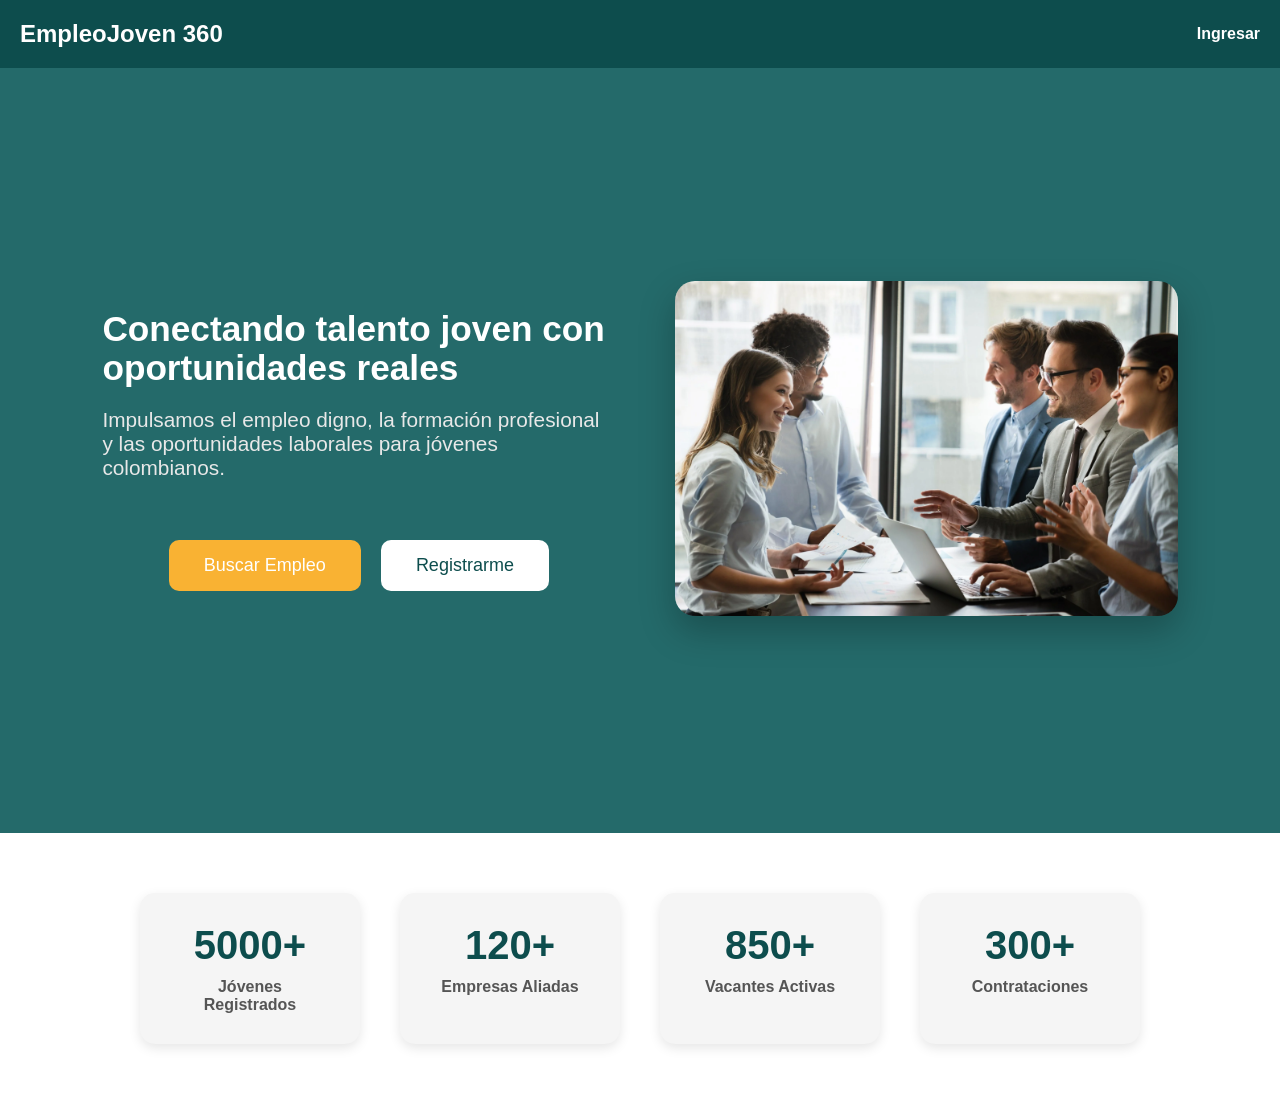
<file: index.html>
<!DOCTYPE html>
<html lang="es">

<head>
    <meta charset="UTF-8">
    <meta name="viewport" content="width=device-width, initial-scale=1.0">
    <title>EmpleoJoven 360</title>

    <link rel="stylesheet" href="estilos.css">
</head>

<body>

    <header>
        <nav>
            <h1>EmpleoJoven 360</h1>

            <ul>
                
                 <li>
<a href="#"
onclick="ingresar()">
Ingresar
</a>
</li>


            </ul>
        </nav>
    </header>

    <section class="hero">

    <div class="hero-text">

        <h2>Conectando talento joven con oportunidades reales</h2>

        <p>
            Impulsamos el empleo digno, la formación profesional y las
            oportunidades laborales para jóvenes colombianos.
        </p>

        <div class="botones">
            <button onclick="window.location.href='vacantes.html'">
    Buscar Empleo
</button>
            <button class="secundario"
onclick="window.location.href='registro.html'">
    Registrarme
</button>
        </div>

    </div>

    <div class="hero-imagen">

        <img src="img/empleojoven.png" alt="EmpleoJoven 360">

    </div>

</section>

<section class="estadisticas">

    <div class="estadistica">
        <h3>5000+</h3>
        <p>Jóvenes Registrados</p>
    </div>

    <div class="estadistica">
        <h3>120+</h3>
        <p>Empresas Aliadas</p>
    </div>

    <div class="estadistica">
        <h3>850+</h3>
        <p>Vacantes Activas</p>
    </div>

    <div class="estadistica">
        <h3>300+</h3>
        <p>Contrataciones</p>
    </div>

</section>

<script>

function miPerfil(){

const usuario =
JSON.parse(
localStorage.getItem(
"usuarioEmpleoJoven"
));

if(usuario){

window.location.href =
"perfil.html";

}

else{

alert(
"No existe ningún perfil registrado."
);

window.location.href =
"registro.html";

}

}

function ingresar(){

let correoIngresado =
prompt(
"Ingrese su correo electrónico"
);

let usuario =
JSON.parse(
localStorage.getItem(
"usuarioEmpleoJoven"
));

if(!usuario){

alert(
"Usuario no registrado."
);

window.location.href =
"registro.html";

return;

}

if(
correoIngresado.trim().toLowerCase() ===
usuario.correo.trim().toLowerCase()
){

localStorage.setItem(
"logueado",
"true"
);

alert(
"Bienvenido " +
usuario.nombre
);

window.location.href =
"home.html";

}

else{

alert(
"Correo incorrecto."
);

}

}

</script>

<script>

const logueado =
localStorage.getItem("logueado");

if(logueado === "true"){

    window.location.href =
    "home.html";

}

</script>


</body>

</html>
</file>
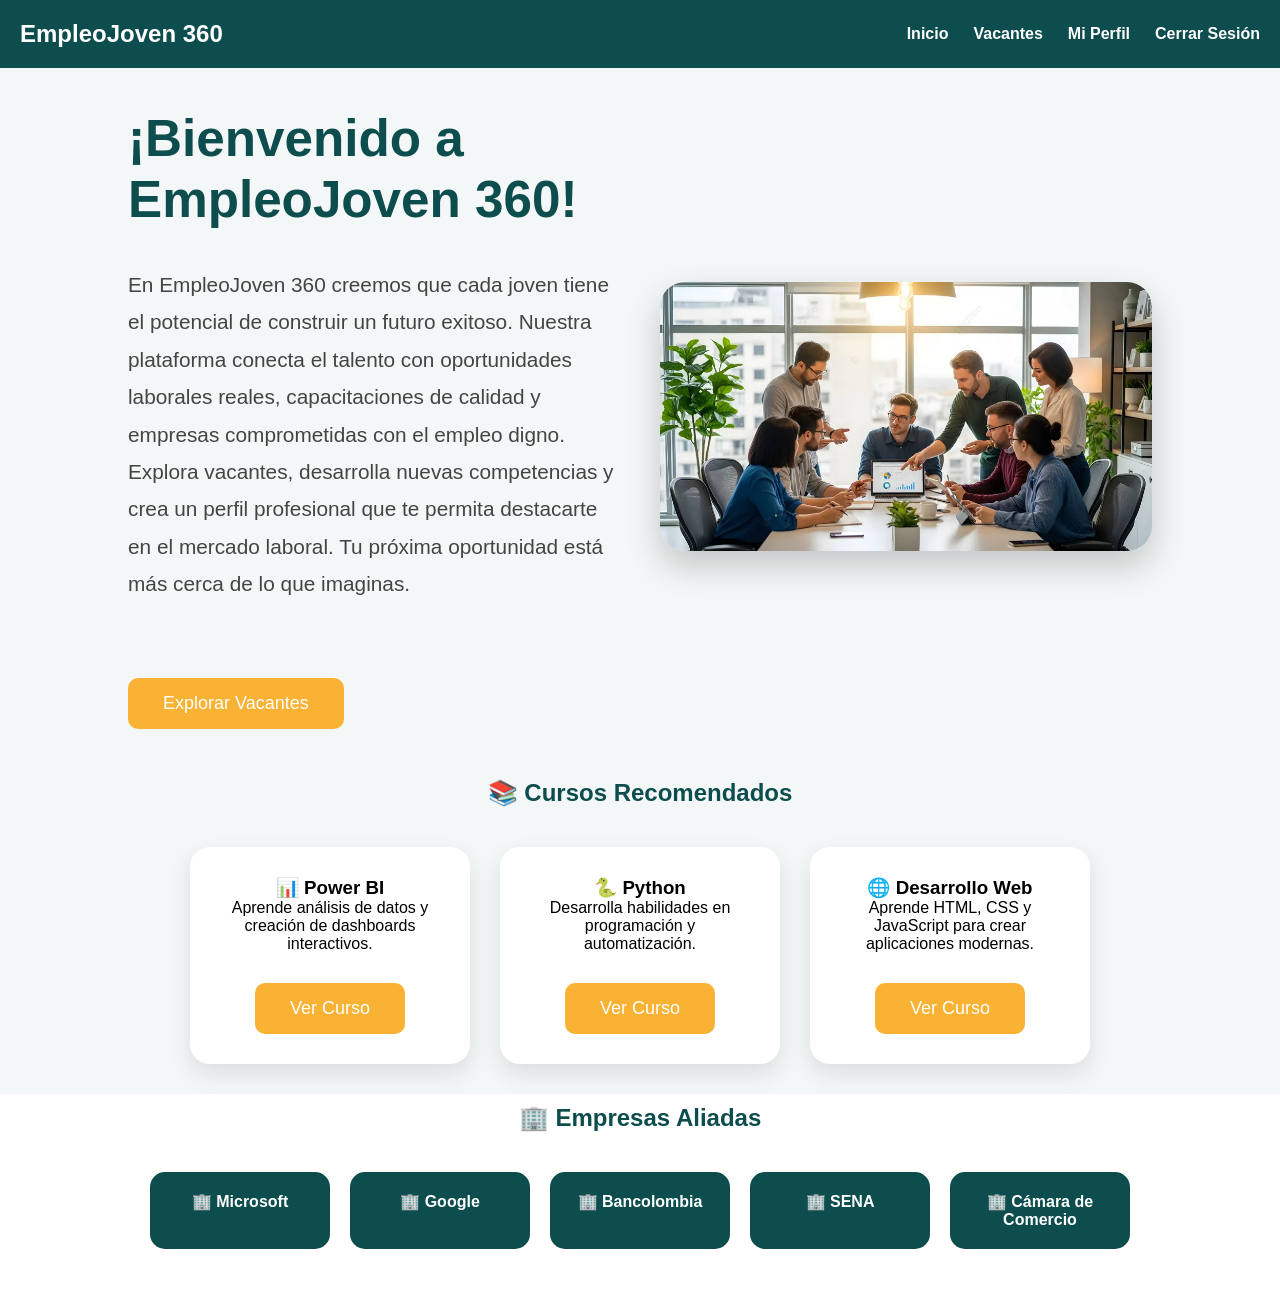
<file: home.html>
<!DOCTYPE html>
<html lang="es">

<head>

    <meta charset="UTF-8">
    <meta name="viewport"
        content="width=device-width, initial-scale=1.0">

    <title>Inicio | EmpleoJoven 360</title>

    <link rel="stylesheet"
        href="estilos.css">

</head>

<body>

    <header>

        <nav>

            <h1>EmpleoJoven 360</h1>

            <div class="hamburguesa"
                onclick="toggleMenu()">

                ☰

            </div>

            <ul id="menu">

                <li>
                    <a href="home.html">Inicio</a>
                </li>

                <li>
                    <a href="vacantes.html">Vacantes</a>
                </li>

                <li>
                    <a href="perfil.html">Mi Perfil</a>
                </li>

                <li>
                    <a href="#"
                        onclick="cerrarSesion()">
                        Cerrar Sesión
                    </a>
                </li>

            </ul>

        </nav>

    </header>

    <!-- BIENVENIDA -->

    <section class="home-bienvenida">

        <div class="home-texto">

            <h2>
                ¡Bienvenido a EmpleoJoven 360!
            </h2>

            <p>

                En EmpleoJoven 360 creemos que cada joven tiene el potencial de construir un futuro exitoso.

                Nuestra plataforma conecta el talento con oportunidades laborales reales, capacitaciones de calidad y empresas comprometidas con el empleo digno.

                Explora vacantes, desarrolla nuevas competencias y crea un perfil profesional que te permita destacarte en el mercado laboral.

                Tu próxima oportunidad está más cerca de lo que imaginas.

            </p>

            <button
                onclick="window.location.href='vacantes.html'">

                Explorar Vacantes

            </button>

        </div>

        <div class="home-imagen">

            <img src="img/empleojoven4.png"
                alt="EmpleoJoven 360">

        </div>

    </section>

    <!-- CURSOS -->

    <section class="cursos">

        <h2>📚 Cursos Recomendados</h2>

        <div class="contenedor-cursos">

            <div class="curso-card">

                <h3>📊 Power BI</h3>

                <p>
                    Aprende análisis de datos y creación de dashboards interactivos.
                </p>

                <button>
                    Ver Curso
                </button>

            </div>

            <div class="curso-card">

                <h3>🐍 Python</h3>

                <p>
                    Desarrolla habilidades en programación y automatización.
                </p>

                <button>
                    Ver Curso
                </button>

            </div>

            <div class="curso-card">

                <h3>🌐 Desarrollo Web</h3>

                <p>
                    Aprende HTML, CSS y JavaScript para crear aplicaciones modernas.
                </p>

                <button>
                    Ver Curso
                </button>

            </div>

        </div>

    </section>

    <!-- EMPRESAS -->

    <section class="empresas">

        <h2>🏢 Empresas Aliadas</h2>

        <div class="contenedor-empresas">

            <div class="empresa-card">
                🏢 Microsoft
            </div>

            <div class="empresa-card">
                🏢 Google
            </div>

            <div class="empresa-card">
                🏢 Bancolombia
            </div>

            <div class="empresa-card">
                🏢 SENA
            </div>

            <div class="empresa-card">
                🏢 Cámara de Comercio
            </div>

        </div>

    </section>

    <script>

        function cerrarSesion() {

            localStorage.removeItem("logueado");

            alert(
                "Sesión cerrada correctamente."
            );

            window.location.href =
                "index.html";

        }

        function toggleMenu() {

            document
                .getElementById("menu")
                .classList.toggle("activo");

        }

    </script>

</body>

</html>
</file>
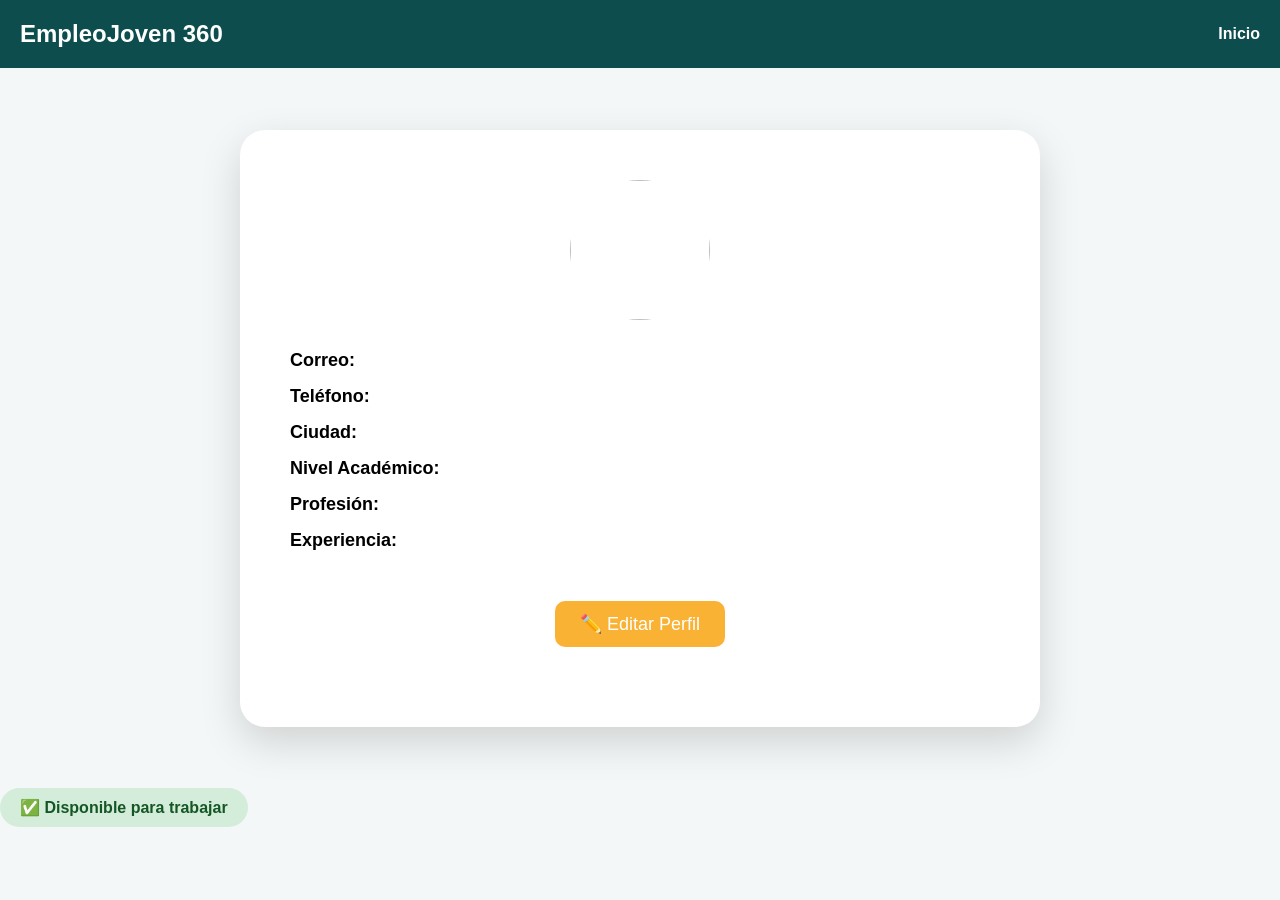
<file: perfil.html>
<!DOCTYPE html>
<html lang="es">

<head>

    <meta charset="UTF-8">
    <meta name="viewport" content="width=device-width, initial-scale=1.0">

    <title>Mi Perfil | EmpleoJoven 360</title>

    <link rel="stylesheet" href="estilos.css">

</head>

<body>

<header>

    <nav>

        <h1>EmpleoJoven 360</h1>

        <ul>

            <li>
                <a href="index.html">Inicio</a>
            </li>

        </ul>

    </nav>

</header>

<section class="perfil">

    <div class="perfil-card">

        <div class="avatar">

<img id="fotoPerfil">

</div>

        <h2 id="nombre"></h2>

        <div class="info">

            <p><strong>Correo:</strong> <span id="correo"></span></p>

            <p><strong>Teléfono:</strong> <span id="telefono"></span></p>

            <p><strong>Ciudad:</strong> <span id="ciudad"></span></p>

            <p><strong>Nivel Académico:</strong> <span id="nivel"></span></p>

            <p><strong>Profesión:</strong> <span id="profesion"></span></p>

            <p><strong>Experiencia:</strong></p>

            <p id="experiencia"></p>

        </div>

        <div class="acciones-perfil">

    <button onclick="window.location.href='registro.html'">
        ✏️ Editar Perfil
    </button>

</div>

    </div>

</section>

<script>

const usuario =
JSON.parse(localStorage.getItem("usuarioEmpleoJoven"));

if(usuario.foto){

document.getElementById("fotoPerfil")
.src = usuario.foto;

document.getElementById("nombre").textContent =
usuario.nombre;

document.getElementById("correo").textContent =
usuario.correo;

document.getElementById("telefono").textContent =
usuario.telefono;

document.getElementById("ciudad").textContent =
usuario.ciudad;

document.getElementById("nivel").textContent =
usuario.nivel;

document.getElementById("profesion").textContent =
usuario.profesion;

document.getElementById("experiencia").textContent =
usuario.experiencia;

}

</script>

<p class="estado">
    ✅ Disponible para trabajar
</p>

</body>

</html>
</file>
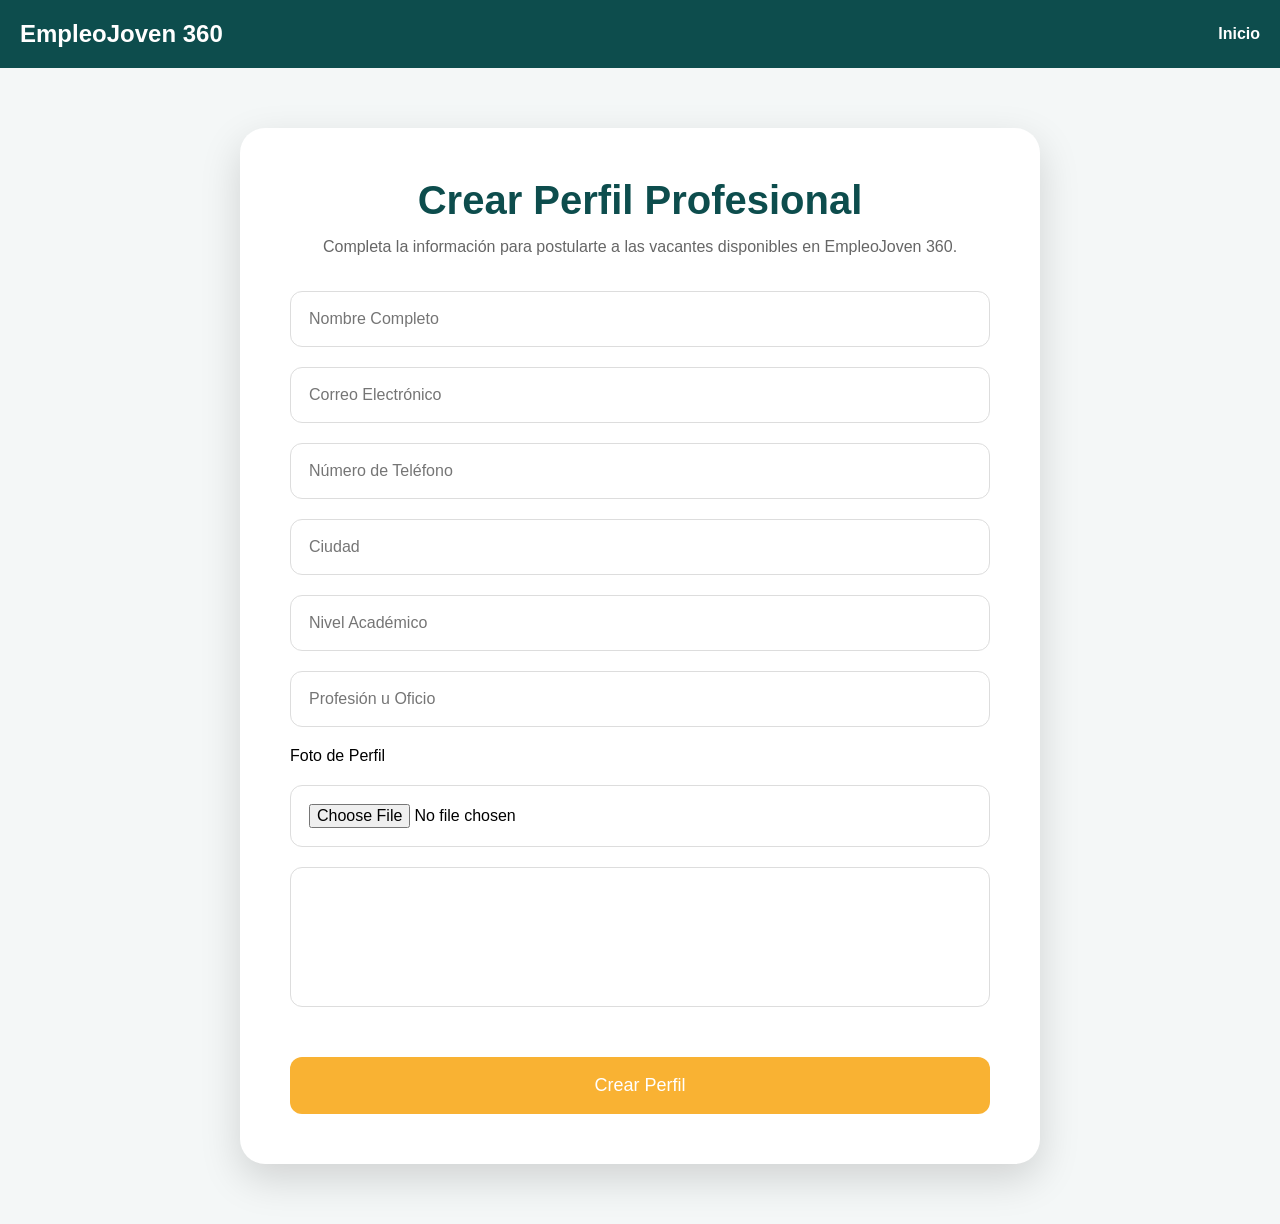
<file: registro.html>
<!DOCTYPE html>
<html lang="es">

<head>

    <meta charset="UTF-8">
    <meta name="viewport" content="width=device-width, initial-scale=1.0">

    <title>Registro | EmpleoJoven 360</title>

    <link rel="stylesheet" href="estilos.css">

</head>

<body>

<header>

    <nav>

        <h1>EmpleoJoven 360</h1>

        <ul>

    <li><a href="index.html">Inicio</a></li>

</ul>

    </nav>

</header>

<section class="registro">

    <div class="registro-contenedor">

        <h2>Crear Perfil Profesional</h2>

        <p>
            Completa la información para postularte a las vacantes
            disponibles en EmpleoJoven 360.
        </p>

        <form id="formRegistro">

            <input type="text"
            id="nombre"
                   placeholder="Nombre Completo"
                   required>

            <input type="email"
            id="correo"
                   placeholder="Correo Electrónico"
                   required>

            <input type="tel"
            id="telefono"
                   placeholder="Número de Teléfono"
                   required>

            <input type="text"
            id="ciudad"
                   placeholder="Ciudad"
                   required>

            <input type="text"
            id="nivel"
                   placeholder="Nivel Académico"
                   required>

            <input type="text"
            id="profesion"
                   placeholder="Profesión u Oficio">

            <label>Foto de Perfil</label>

            <input type="file"
            id="foto"
            accept="image/*">       

            <textarea
            id="experiencia"
                placeholder="Describe tus habilidades, experiencia, cursos o conocimientos">
            </textarea>

            <button type="submit">
                Crear Perfil
            </button>

        </form>

    </div>

</section>

<script>

document.getElementById("formRegistro")
.addEventListener("submit", function(event){

    event.preventDefault();

    const archivo =
    document.getElementById("foto").files[0];

    const lector = new FileReader();

    if(archivo){

        lector.readAsDataURL(archivo);

        lector.onload = function(){

            const usuario = {

                nombre:
                document.getElementById("nombre").value,

                correo:
                document.getElementById("correo").value,

                telefono:
                document.getElementById("telefono").value,

                ciudad:
                document.getElementById("ciudad").value,

                nivel:
                document.getElementById("nivel").value,

                profesion:
                document.getElementById("profesion").value,

                experiencia:
                document.getElementById("experiencia").value,

                foto:
                lector.result

            };

            localStorage.setItem(
                "usuarioEmpleoJoven",
                JSON.stringify(usuario)
            );

            window.location.href =
            "perfil.html";

        };

    }

    else{

        const usuario = {

            nombre:
            document.getElementById("nombre").value,

            correo:
            document.getElementById("correo").value,

            telefono:
            document.getElementById("telefono").value,

            ciudad:
            document.getElementById("ciudad").value,

            nivel:
            document.getElementById("nivel").value,

            profesion:
            document.getElementById("profesion").value,

            experiencia:
            document.getElementById("experiencia").value,

            foto:""

        };

        localStorage.setItem(
            "usuarioEmpleoJoven",
            JSON.stringify(usuario)
        );

        window.location.href =
        "perfil.html";

    }

});

</script>

</body>

</html>
</file>
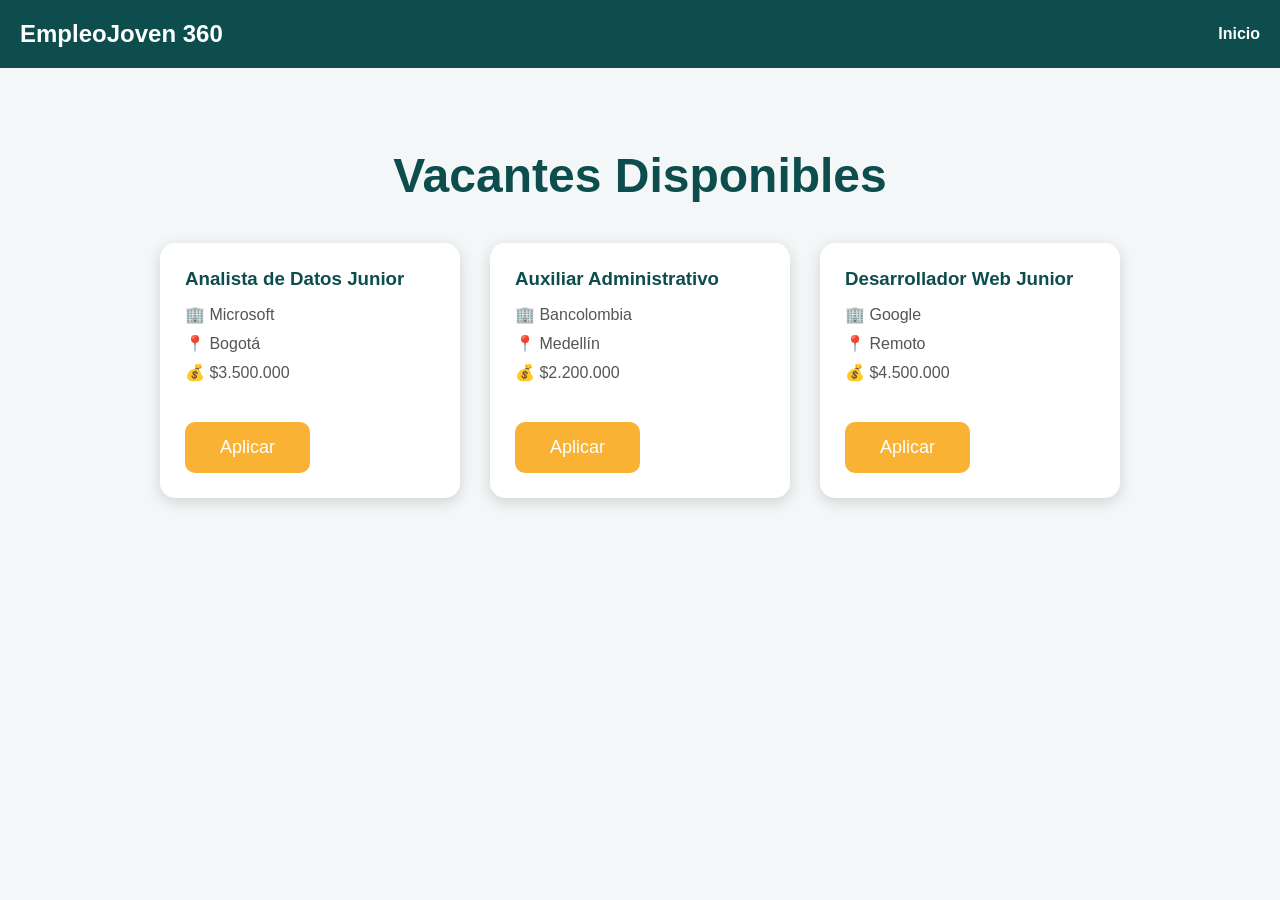
<file: vacantes.html>
<!DOCTYPE html>
<html lang="es">

<head>
    <meta charset="UTF-8">
    <meta name="viewport" content="width=device-width, initial-scale=1.0">
    <title>Vacantes - EmpleoJoven 360</title>

    <link rel="stylesheet" href="estilos.css">
</head>

<body>

    <header>
        <nav>
            <h1>EmpleoJoven 360</h1>

            <ul>

    <li><a href="index.html">Inicio</a></li>

</ul>
        </nav>
    </header>

    <section class="vacantes">

        <h2>Vacantes Disponibles</h2>

        <div class="vacantes-grid">

            <div class="vacante-card">
                <h3>Analista de Datos Junior</h3>

                <p>🏢 Microsoft</p>
                <p>📍 Bogotá</p>
                <p>💰 $3.500.000</p>

                <button
onclick="window.location.href='registro.html'">
    Aplicar
</button>
            </div>

            <div class="vacante-card">
                <h3>Auxiliar Administrativo</h3>

                <p>🏢 Bancolombia</p>
                <p>📍 Medellín</p>
                <p>💰 $2.200.000</p>

                <button
onclick="window.location.href='registro.html'">
    Aplicar
</button>
            </div>

            <div class="vacante-card">
                <h3>Desarrollador Web Junior</h3>

                <p>🏢 Google</p>
                <p>📍 Remoto</p>
                <p>💰 $4.500.000</p>

                <button
onclick="window.location.href='registro.html'">
    Aplicar
</button>
            </div>

        </div>

    </section>

</body>

</html>
</file>
<file: estilos.css>
*{
    margin:0;
    padding:0;
    box-sizing:border-box;
    font-family:'Segoe UI',sans-serif;
}

body{
    background:#f4f7f7;
}

header{
    background:#0D4D4D;
    padding:20px;
}

nav{
    display:flex;
    justify-content:space-between;
    align-items:center;
}

nav h1{
    color:white;
}

nav ul{
    display:flex;
    list-style:none;
    gap:25px;
}

nav a{
    color:white;
    text-decoration:none;
    font-weight:bold;
}


.hero h2{
    color:#0D4D4D;
    font-size:3rem;
    margin-bottom:20px;
}

.hero p{
    max-width:800px;
    margin:auto;
    font-size:1.2rem;
    color:#555;
}

button{
    margin-top:30px;
    padding:15px 35px;
    border:none;
    border-radius:10px;
    background:#F9B233;
    color:white;
    font-size:18px;
    cursor:pointer;
}

button:hover{
    background:#e09d2b;
}

.botones{
    display:flex;
    gap:20px;
    justify-content:center;
    flex-wrap:wrap;
}

.secundario{
    background:white;
    color:#0D4D4D;
}

.estadisticas{
    display:flex;
    justify-content:center;
    gap:40px;
    flex-wrap:wrap;
    padding:60px 20px;
    background:white;
}

.estadistica{
    background:#f5f5f5;
    padding:30px;
    border-radius:15px;
    width:220px;
    text-align:center;
    box-shadow:0px 4px 12px rgba(0,0,0,0.1);
}

.estadistica h3{
    color:#0D4D4D;
    font-size:2.5rem;
    margin-bottom:10px;
}

.estadistica p{
    color:#555;
    font-weight:600;
}

.hero-imagen img{
    width:100%;
    max-width:850px;
    height:auto;
    border-radius:20px;
    box-shadow:0 15px 35px rgba(0,0,0,.25);
    transition:0.4s ease;
}

.hero-imagen img:hover{
    transform:scale(1.03);
}

.hero{
    min-height:85vh;
    display:flex;
    justify-content:space-between;
    align-items:center;
    padding:60px 8%;
    background:#246a6a;
    gap:60px;
}

.hero-text h2{
    color:white;
    font-size:2.2rem;
    line-height:1.1;
    margin-bottom:20px;
}


.hero-text p{
    font-size:1.3rem;
    color:#e8e8e8;
    margin-bottom:30px;
}

.vacantes{
    padding:80px 10%;
}

.vacantes h2{
    text-align:center;
    color:#0D4D4D;
    margin-bottom:40px;
    font-size:3rem;
}

.vacantes-grid{
    display:flex;
    justify-content:center;
    gap:30px;
    flex-wrap:wrap;
}

.vacante-card{
    background:white;
    width:300px;
    padding:25px;
    border-radius:15px;
    box-shadow:0 4px 15px rgba(0,0,0,.15);
    transition:0.3s;
}

.vacante-card:hover{
    transform:translateY(-10px);
}

.vacante-card h3{
    color:#0D4D4D;
    margin-bottom:15px;
}

.vacante-card p{
    margin-bottom:10px;
    color:#555;
}

.registro{

    min-height:80vh;

    display:flex;

    justify-content:center;

    align-items:center;

    padding:60px 20px;

    background:#f4f7f7;
}

.registro-contenedor{

    background:white;

    max-width:800px;

    width:100%;

    padding:50px;

    border-radius:25px;

    box-shadow:0 15px 40px rgba(0,0,0,.15);
}

.registro-contenedor h2{

    color:#0D4D4D;

    text-align:center;

    margin-bottom:15px;

    font-size:2.5rem;
}

.registro-contenedor p{

    text-align:center;

    color:#666;

    margin-bottom:35px;
}

.registro form{

    display:flex;

    flex-direction:column;

    gap:20px;
}

.registro input,
.registro textarea{

    width:100%;

    padding:18px;

    border:1px solid #ddd;

    border-radius:12px;

    font-size:16px;
}

.registro input:focus,
.registro textarea:focus{

    border-color:#0D4D4D;

    outline:none;

    box-shadow:0 0 10px rgba(13,77,77,.2);
}

.registro textarea{

    min-height:140px;

    resize:none;
}

.registro button{

    width:100%;

    padding:18px;

    background:#F9B233;

    color:white;

    border:none;

    border-radius:12px;

    font-size:18px;

    cursor:pointer;

    transition:.3s;
}

.registro button:hover{

    background:#e09d2b;

    transform:translateY(-3px);
}

.perfil{

    min-height:80vh;

    display:flex;

    justify-content:center;

    align-items:center;

    padding:60px 20px;

    background:#f4f7f7;
}

.perfil-card{

    background:white;

    width:100%;

    max-width:800px;

    padding:50px;

    border-radius:25px;

    box-shadow:0 15px 40px rgba(0,0,0,.15);

    text-align:center;
}

.avatar{

    width:140px;

    height:140px;

    overflow:hidden;

    border-radius:50%;

    margin:auto;

    margin-bottom:20px;
}

.avatar img{

    width:100%;

    height:100%;

    object-fit:cover;
}

.perfil-card h2{

    color:#0D4D4D;

    margin-bottom:30px;
}

.info{

    text-align:left;
}

.info p{

    margin-bottom:15px;

    font-size:18px;
}

.estado{

    background:#d4edda;

    color:#155724;

    display:inline-block;

    padding:10px 20px;

    border-radius:20px;

    margin-bottom:20px;

    font-weight:bold;
}

.acciones-perfil{

    margin-top:20px;
    margin-bottom:30px;
}

.acciones-perfil button{

    background:#F9B233;
    color:white;
    border:none;
    padding:12px 25px;
    border-radius:10px;
    cursor:pointer;
}

.home-bienvenida{

display:flex;
justify-content:space-between;
align-items:center;

padding:40px 10%;

gap:40px;

min-height:auto;
}

.home-texto{

flex:1;
}

.home-imagen{

flex:1;
}

.home-imagen img{

width:100%;
max-width:700px;

border-radius:25px;

box-shadow:
0 15px 35px rgba(0,0,0,.2);
}

.hamburguesa{

display:none;

font-size:30px;

cursor:pointer;

color:white;
}

.home-texto h2{

    font-size:3.2rem;

    color:#0D4D4D;

    margin-bottom:35px;

    line-height:1.2;

}

.home-texto p{

    font-size:1.3rem;

    line-height:1.8;

    color:#444;

    margin-bottom:45px;

}

.cursos{

    padding:10px 10% 30px 10%;

    text-align:center;
}

.cursos h2{

    color:#0D4D4D;

    margin-bottom:40px;
}

.contenedor-cursos{

    display:flex;

    justify-content:center;

    gap:30px;

    flex-wrap:wrap;
}

.curso-card{

    background:white;

    width:280px;

    padding:30px;

    border-radius:20px;

    box-shadow:0 10px 25px rgba(0,0,0,.1);
}

.curso-card:hover{

    transform:translateY(-10px);
}

.empresas{

    padding:10px 10% 40px 10%;

    text-align:center;

    background:white;
}

.empresas h2{

    color:#0D4D4D;

    margin-bottom:40px;
}

.contenedor-empresas{

    display:flex;

    justify-content:center;

    gap:20px;

    flex-wrap:wrap;
}

.empresa-card{

    background:#0D4D4D;

    color:white;

    padding:20px;

    width:180px;

    border-radius:15px;

    font-weight:bold;
}

.empresa-card:hover{

    background:#F9B233;
}


@media(max-width:900px){

.hamburguesa{

display:block;
}

#menu{

display:none;
}

#menu.activo{

display:flex;

flex-direction:column;

position:absolute;

top:80px;

right:20px;

background:#0D4D4D;

padding:20px;
}

}

@media (max-width: 900px){

    .hero{
        flex-direction:column;
        text-align:center;
    }

    .hero-text{
        order:2;
    }

    .hero-imagen{
        order:1;
    }

    .hero-text h2{
        font-size:3rem;
    }

}
</file>
